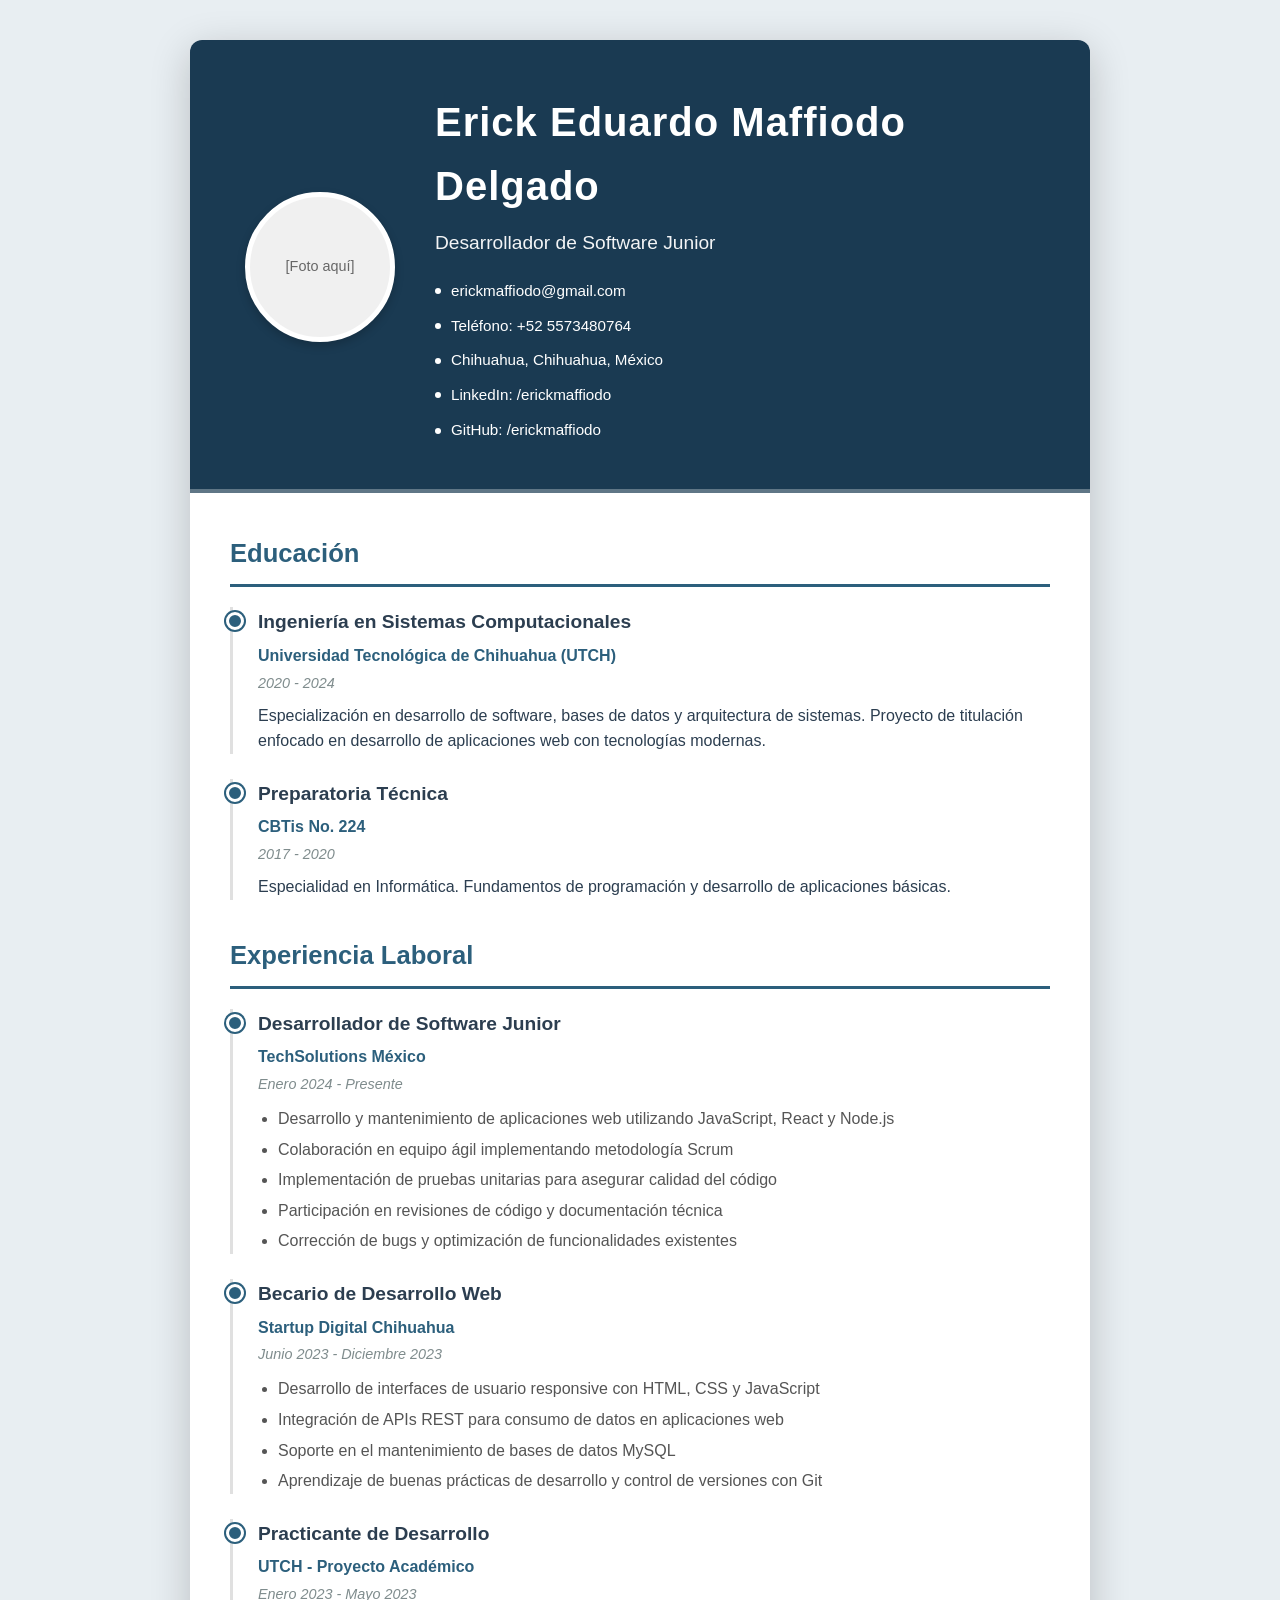
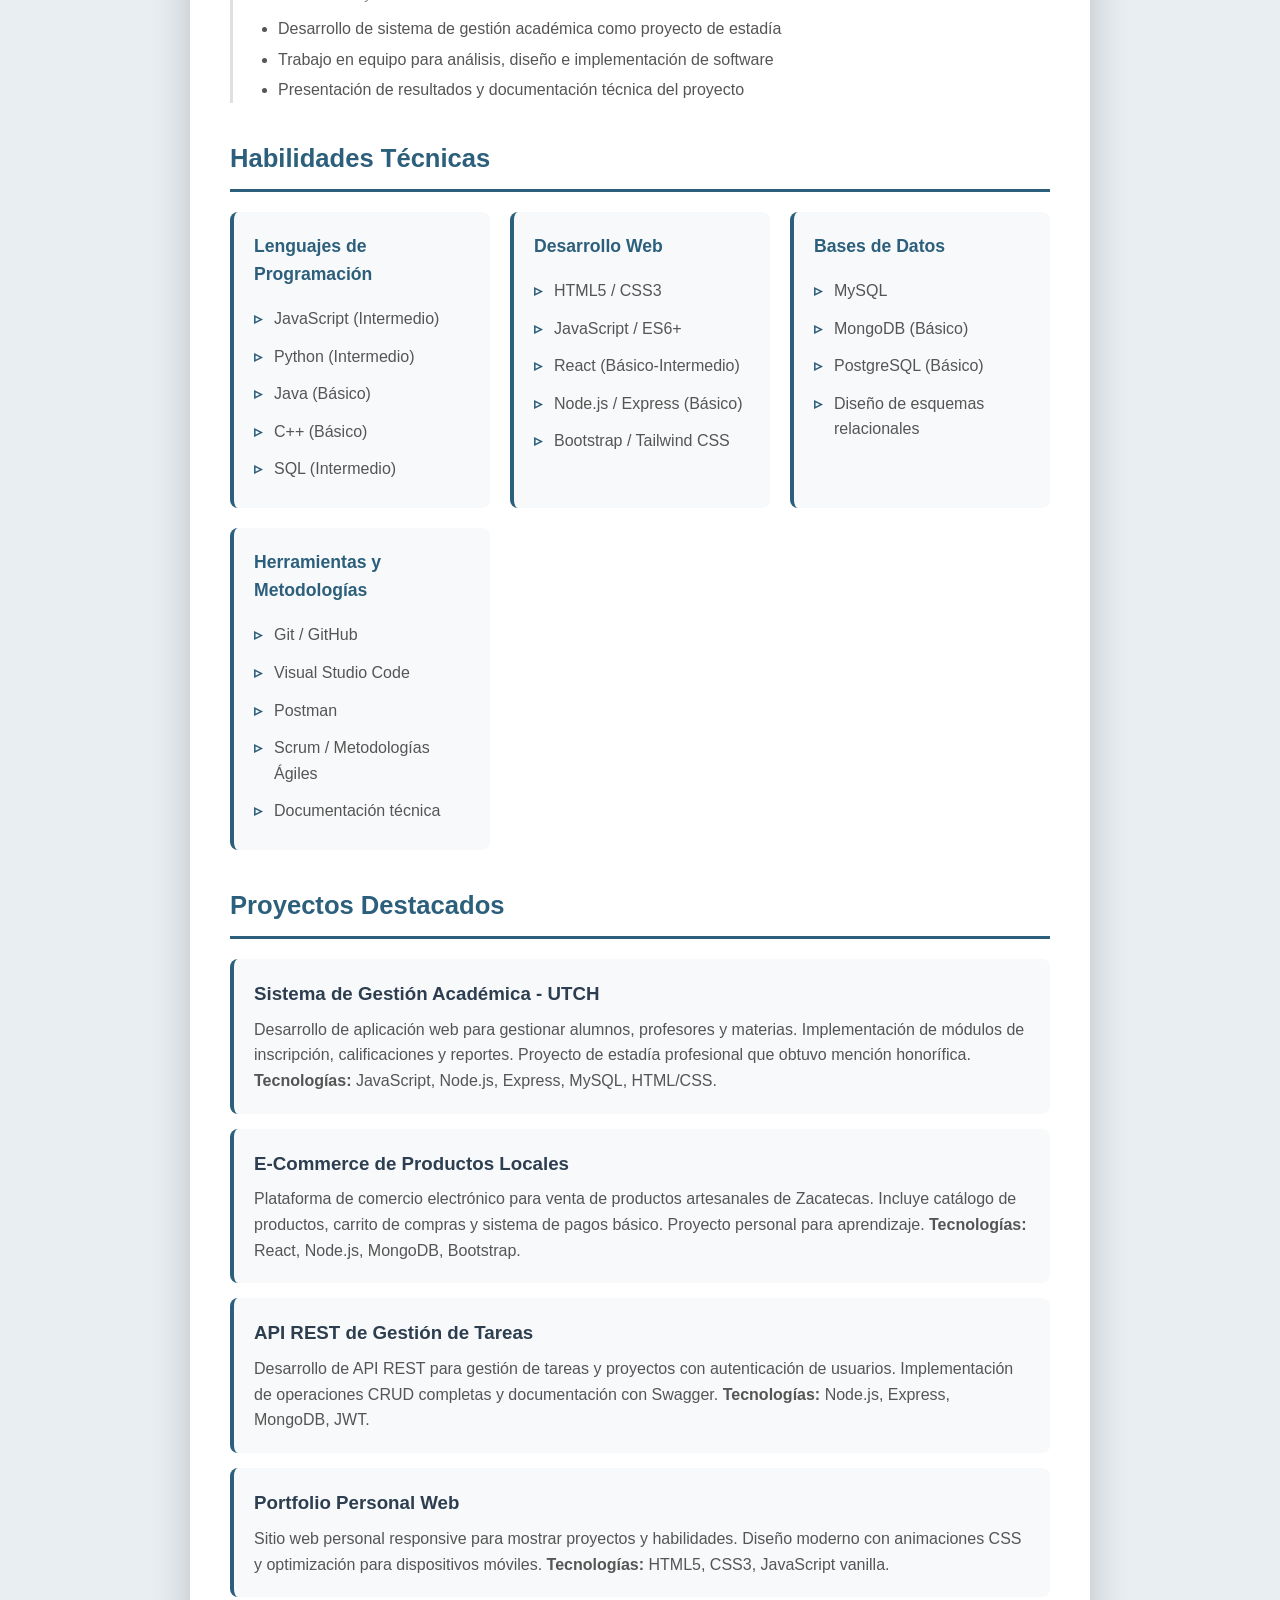
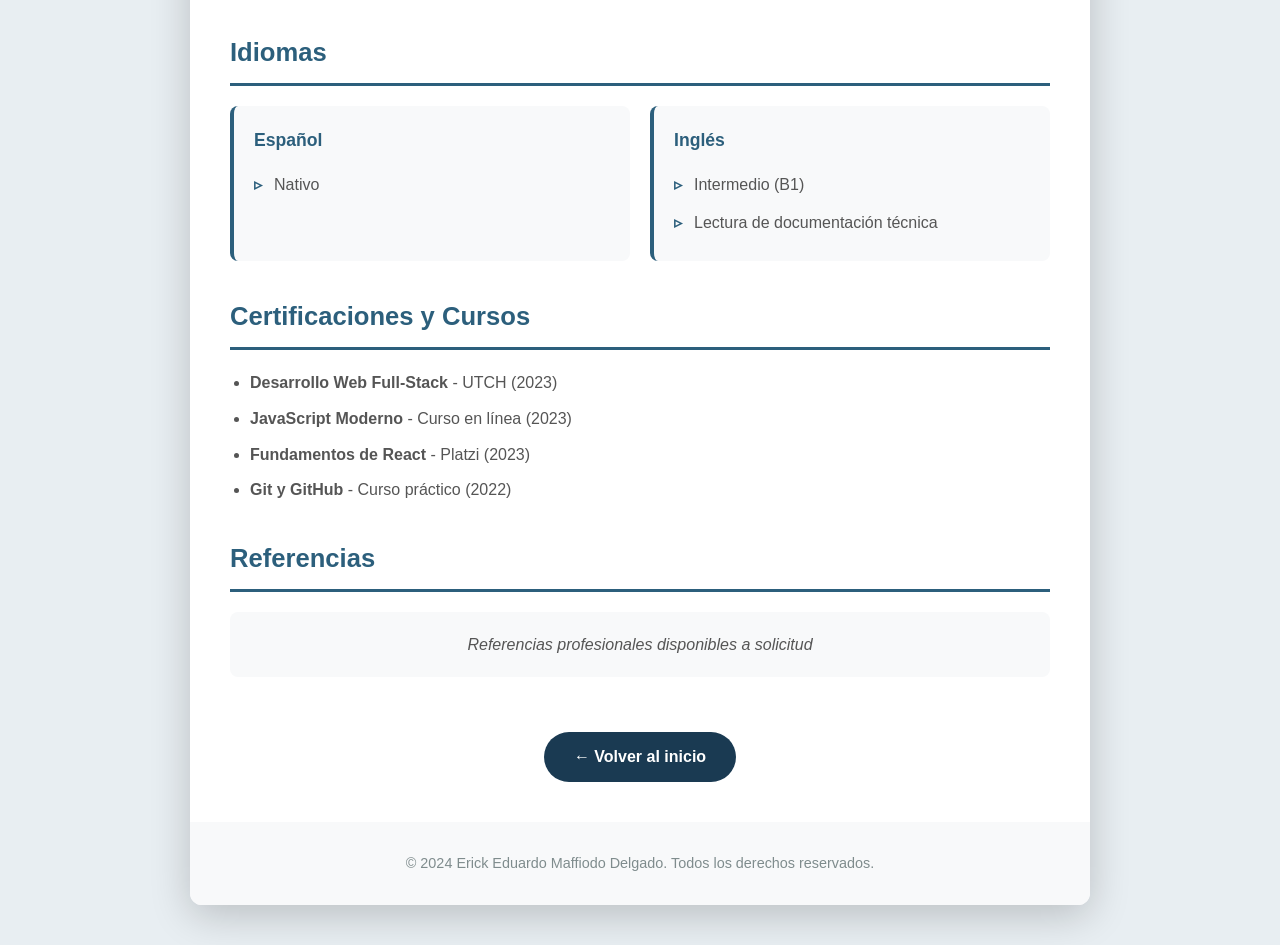
<file: index.html>
<!DOCTYPE html>
<html lang="es">
<head>
  <meta charset="UTF-8">
  <meta name="viewport" content="width=device-width, initial-scale=1.0">
  <title>Erick Eduardo Maffiodo Delgado - Currículum Vitae</title>

  <meta name="theme-color" content="#4CAF50">

  <link rel="icon" href="img/img512.jpg" type="image/jpeg">
  <link rel="apple-touch-icon" href="img/img512.jpg">
  <link rel="apple-touch-startup-image" href="img/img1024.jpg">

  <meta name="mobile-web-app-capable" content="yes">
  <meta name="apple-mobile-web-app-capable" content="yes">
  <meta name="apple-mobile-web-app-status-bar-style" content="black-translucent">

  <link rel="manifest" href="manifest.json">
  <link rel="stylesheet" href="style.css">

  <script defer src="main.js"></script>
</head>
<body>
    <div class="container">
        <header>
            <div class="header-photo">
                [Foto aquí]
            </div>
            <div class="header-content">
                <h1>Erick Eduardo Maffiodo Delgado</h1>
                <p class="subtitle">Desarrollador de Software Junior</p>
                <div class="contact-info">
                    <div class="contact-item">
                        <a href="mailto:erickmaffiodo@gmail.com">erickmaffiodo@gmail.com</a>
                    </div>
                    <div class="contact-item">
                        <span>Teléfono: +52 5573480764</span>
                    </div>
                    <div class="contact-item">
                        <span>Chihuahua, Chihuahua, México</span>
                    </div>
                    <div class="contact-item">
                        <a href="https://linkedin.com/in/erickmaffiodo" target="_blank">LinkedIn: /erickmaffiodo</a>
                    </div>
                    <div class="contact-item">
                        <a href="https://github.com/erickmaffiodo" target="_blank">GitHub: /erickmaffiodo</a>
                    </div>
                </div>
            </div>
        </header>

        <div class="content">
            <section>
                <h2 class="educacion">Educación</h2>
                <div class="timeline-item">
                    <h3>Ingeniería en Sistemas Computacionales</h3>
                    <div class="institution">Universidad Tecnológica de Chihuahua (UTCH)</div>
                    <div class="period">2020 - 2024</div>
                    <p>Especialización en desarrollo de software, bases de datos y arquitectura de sistemas. Proyecto de titulación enfocado en desarrollo de aplicaciones web con tecnologías modernas.</p>
                
                </div>
                <div class="timeline-item">
                    <h3>Preparatoria Técnica</h3>
                    <div class="institution">CBTis No. 224</div>
                    <div class="period">2017 - 2020</div>
                    <p>Especialidad en Informática. Fundamentos de programación y desarrollo de aplicaciones básicas.</p>
                </div>
            </section>

            <section>
                <h2 class="experiencia">Experiencia Laboral</h2>
                <div class="timeline-item">
                    <h3>Desarrollador de Software Junior</h3>
                    <div class="institution">TechSolutions México</div>
                    <div class="period">Enero 2024 - Presente</div>
                    <ul>
                        <li>Desarrollo y mantenimiento de aplicaciones web utilizando JavaScript, React y Node.js</li>
                        <li>Colaboración en equipo ágil implementando metodología Scrum</li>
                        <li>Implementación de pruebas unitarias para asegurar calidad del código</li>
                        <li>Participación en revisiones de código y documentación técnica</li>
                        <li>Corrección de bugs y optimización de funcionalidades existentes</li>
                    </ul>
                </div>
                <div class="timeline-item">
                    <h3>Becario de Desarrollo Web</h3>
                    <div class="institution">Startup Digital Chihuahua</div>
                    <div class="period">Junio 2023 - Diciembre 2023</div>
                    <ul>
                        <li>Desarrollo de interfaces de usuario responsive con HTML, CSS y JavaScript</li>
                        <li>Integración de APIs REST para consumo de datos en aplicaciones web</li>
                        <li>Soporte en el mantenimiento de bases de datos MySQL</li>
                        <li>Aprendizaje de buenas prácticas de desarrollo y control de versiones con Git</li>
                    </ul>
                </div>
                <div class="timeline-item">
                    <h3>Practicante de Desarrollo</h3>
                    <div class="institution">UTCH - Proyecto Académico</div>
                    <div class="period">Enero 2023 - Mayo 2023</div>
                    <ul>
                        <li>Desarrollo de sistema de gestión académica como proyecto de estadía</li>
                        <li>Trabajo en equipo para análisis, diseño e implementación de software</li>
                        <li>Presentación de resultados y documentación técnica del proyecto</li>
                    </ul>
                </div>
            </section>

            <section>
                <h2 class="habilidades">Habilidades Técnicas</h2>
                <div class="skills-grid">
                    <div class="skill-category">
                        <h3>Lenguajes de Programación</h3>
                        <ul>
                            <li>JavaScript (Intermedio)</li>
                            <li>Python (Intermedio)</li>
                            <li>Java (Básico)</li>
                            <li>C++ (Básico)</li>
                            <li>SQL (Intermedio)</li>
                        </ul>
                    </div>
                    <div class="skill-category">
                        <h3>Desarrollo Web</h3>
                        <ul>
                            <li>HTML5 / CSS3</li>
                            <li>JavaScript / ES6+</li>
                            <li>React (Básico-Intermedio)</li>
                            <li>Node.js / Express (Básico)</li>
                            <li>Bootstrap / Tailwind CSS</li>
                        </ul>
                    </div>
                    <div class="skill-category">
                        <h3>Bases de Datos</h3>
                        <ul>
                            <li>MySQL</li>
                            <li>MongoDB (Básico)</li>
                            <li>PostgreSQL (Básico)</li>
                            <li>Diseño de esquemas relacionales</li>
                        </ul>
                    </div>
                    <div class="skill-category">
                        <h3>Herramientas y Metodologías</h3>
                        <ul>
                            <li>Git / GitHub</li>
                            <li>Visual Studio Code</li>
                            <li>Postman</li>
                            <li>Scrum / Metodologías Ágiles</li>
                            <li>Documentación técnica</li>
                        </ul>
                    </div>
                </div>
            </section>

            <section>
                <h2 class="proyectos">Proyectos Destacados</h2>
                <div class="project-item">
                    <h3>Sistema de Gestión Académica - UTCH</h3>
                    <p>Desarrollo de aplicación web para gestionar alumnos, profesores y materias. Implementación de módulos de inscripción, calificaciones y reportes. Proyecto de estadía profesional que obtuvo mención honorífica. <strong>Tecnologías:</strong> JavaScript, Node.js, Express, MySQL, HTML/CSS.</p>
                </div>
                <div class="project-item">
                    <h3>E-Commerce de Productos Locales</h3>
                    <p>Plataforma de comercio electrónico para venta de productos artesanales de Zacatecas. Incluye catálogo de productos, carrito de compras y sistema de pagos básico. Proyecto personal para aprendizaje. <strong>Tecnologías:</strong> React, Node.js, MongoDB, Bootstrap.</p>
                </div>
                <div class="project-item">
                    <h3>API REST de Gestión de Tareas</h3>
                    <p>Desarrollo de API REST para gestión de tareas y proyectos con autenticación de usuarios. Implementación de operaciones CRUD completas y documentación con Swagger. <strong>Tecnologías:</strong> Node.js, Express, MongoDB, JWT.</p>
                </div>
                <div class="project-item">
                    <h3>Portfolio Personal Web</h3>
                    <p>Sitio web personal responsive para mostrar proyectos y habilidades. Diseño moderno con animaciones CSS y optimización para dispositivos móviles. <strong>Tecnologías:</strong> HTML5, CSS3, JavaScript vanilla.</p>
                </div>
            </section>

            <section>
                <h2 class="habilidades">Idiomas</h2>
                <div class="skills-grid">
                    <div class="skill-category">
                        <h3>Español</h3>
                        <ul>
                            <li>Nativo</li>
                        </ul>
                    </div>
                    <div class="skill-category">
                        <h3>Inglés</h3>
                        <ul>
                            <li>Intermedio (B1)</li>
                            <li>Lectura de documentación técnica</li>
                        </ul>
                    </div>
                </div>
            </section>

            <section>
                <h2 class="educacion">Certificaciones y Cursos</h2>
                <ul style="padding-left: 20px; color: #555;">
                    <li style="margin-bottom: 10px;"><strong>Desarrollo Web Full-Stack</strong> - UTCH (2023)</li>
                    <li style="margin-bottom: 10px;"><strong>JavaScript Moderno</strong> - Curso en línea (2023)</li>
                    <li style="margin-bottom: 10px;"><strong>Fundamentos de React</strong> - Platzi (2023)</li>
                    <li style="margin-bottom: 10px;"><strong>Git y GitHub</strong> - Curso práctico (2022)</li>
                </ul>
            </section>

            <section>
                <h2 class="referencias">Referencias</h2>
                <div class="referencias-text">
                    <p>Referencias profesionales disponibles a solicitud</p>
                </div>
            </section>

            <div style="text-align: center;">
                <a href="index.html" class="back-button">← Volver al inicio</a>
            </div>
        </div>

        <footer>
            <p>&copy; 2024 Erick Eduardo Maffiodo Delgado. Todos los derechos reservados.</p>
        </footer>
    </div>
</body>
</html>
</file>
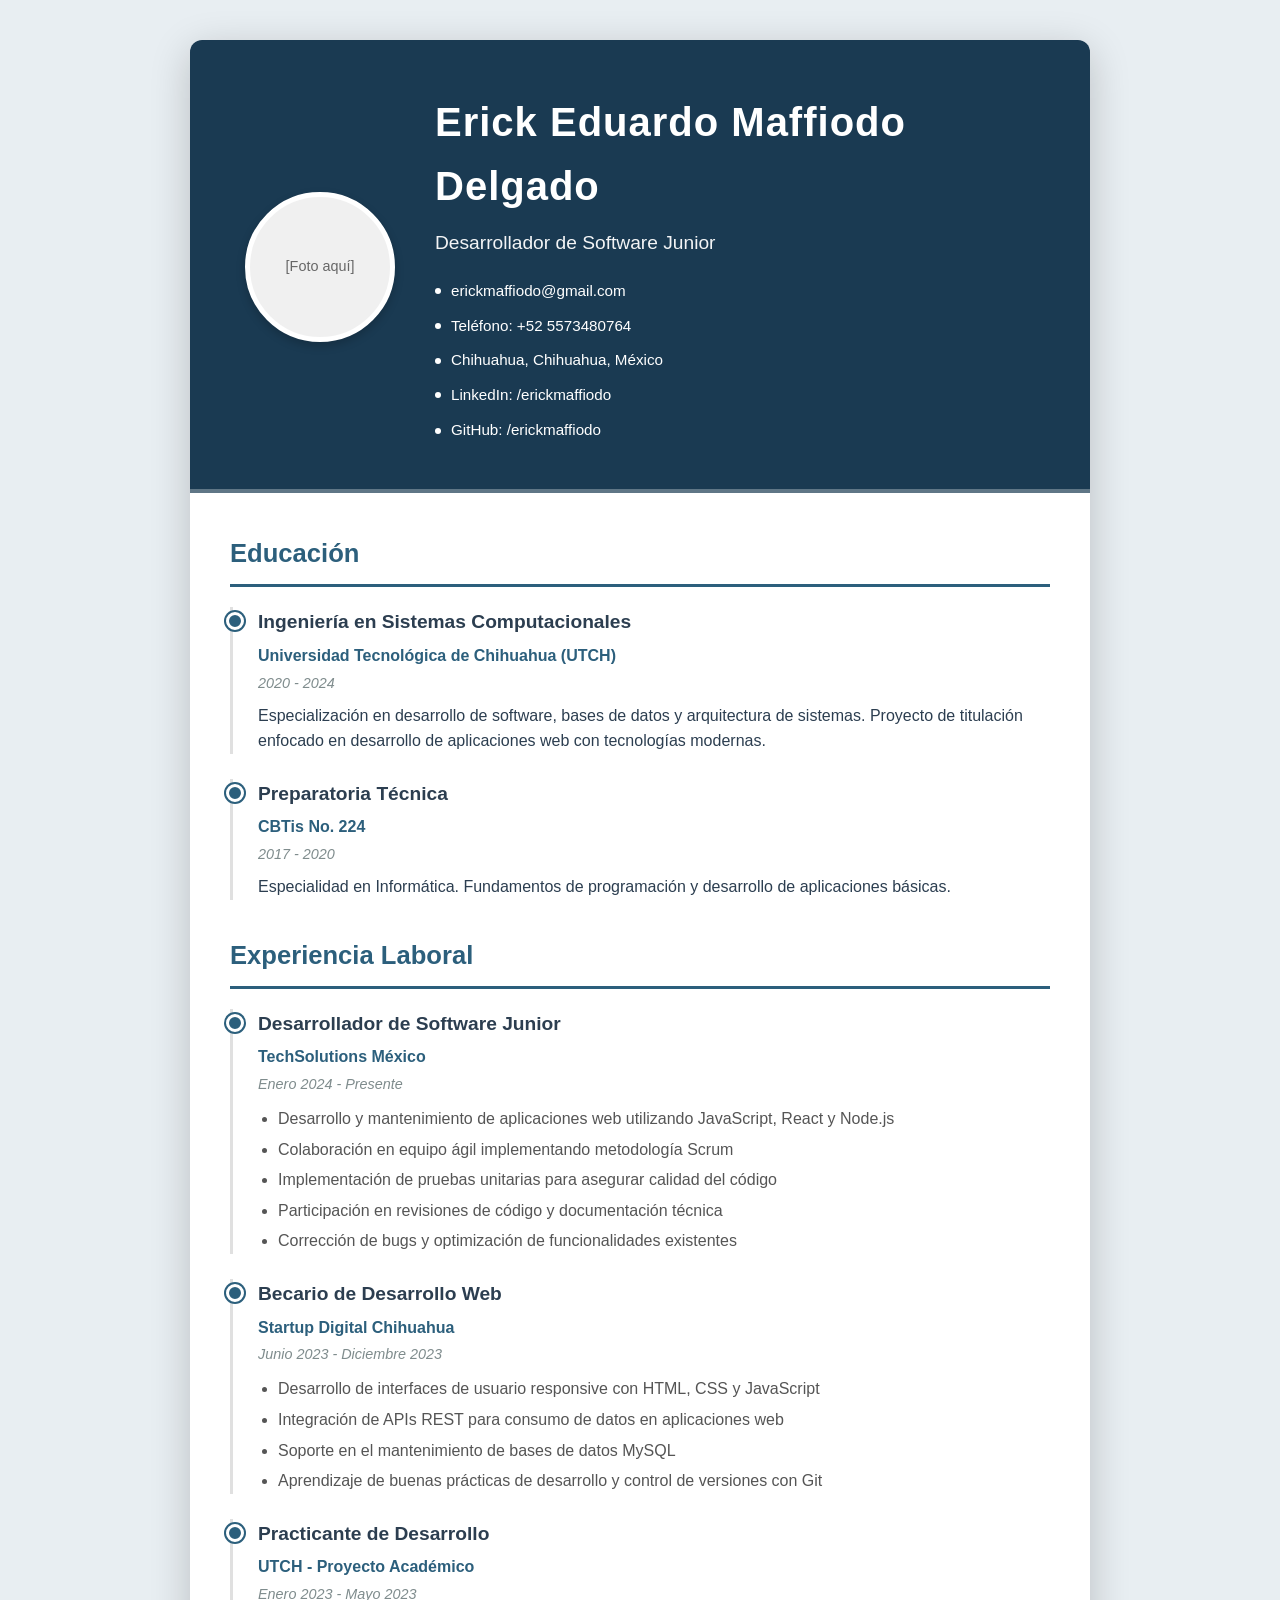
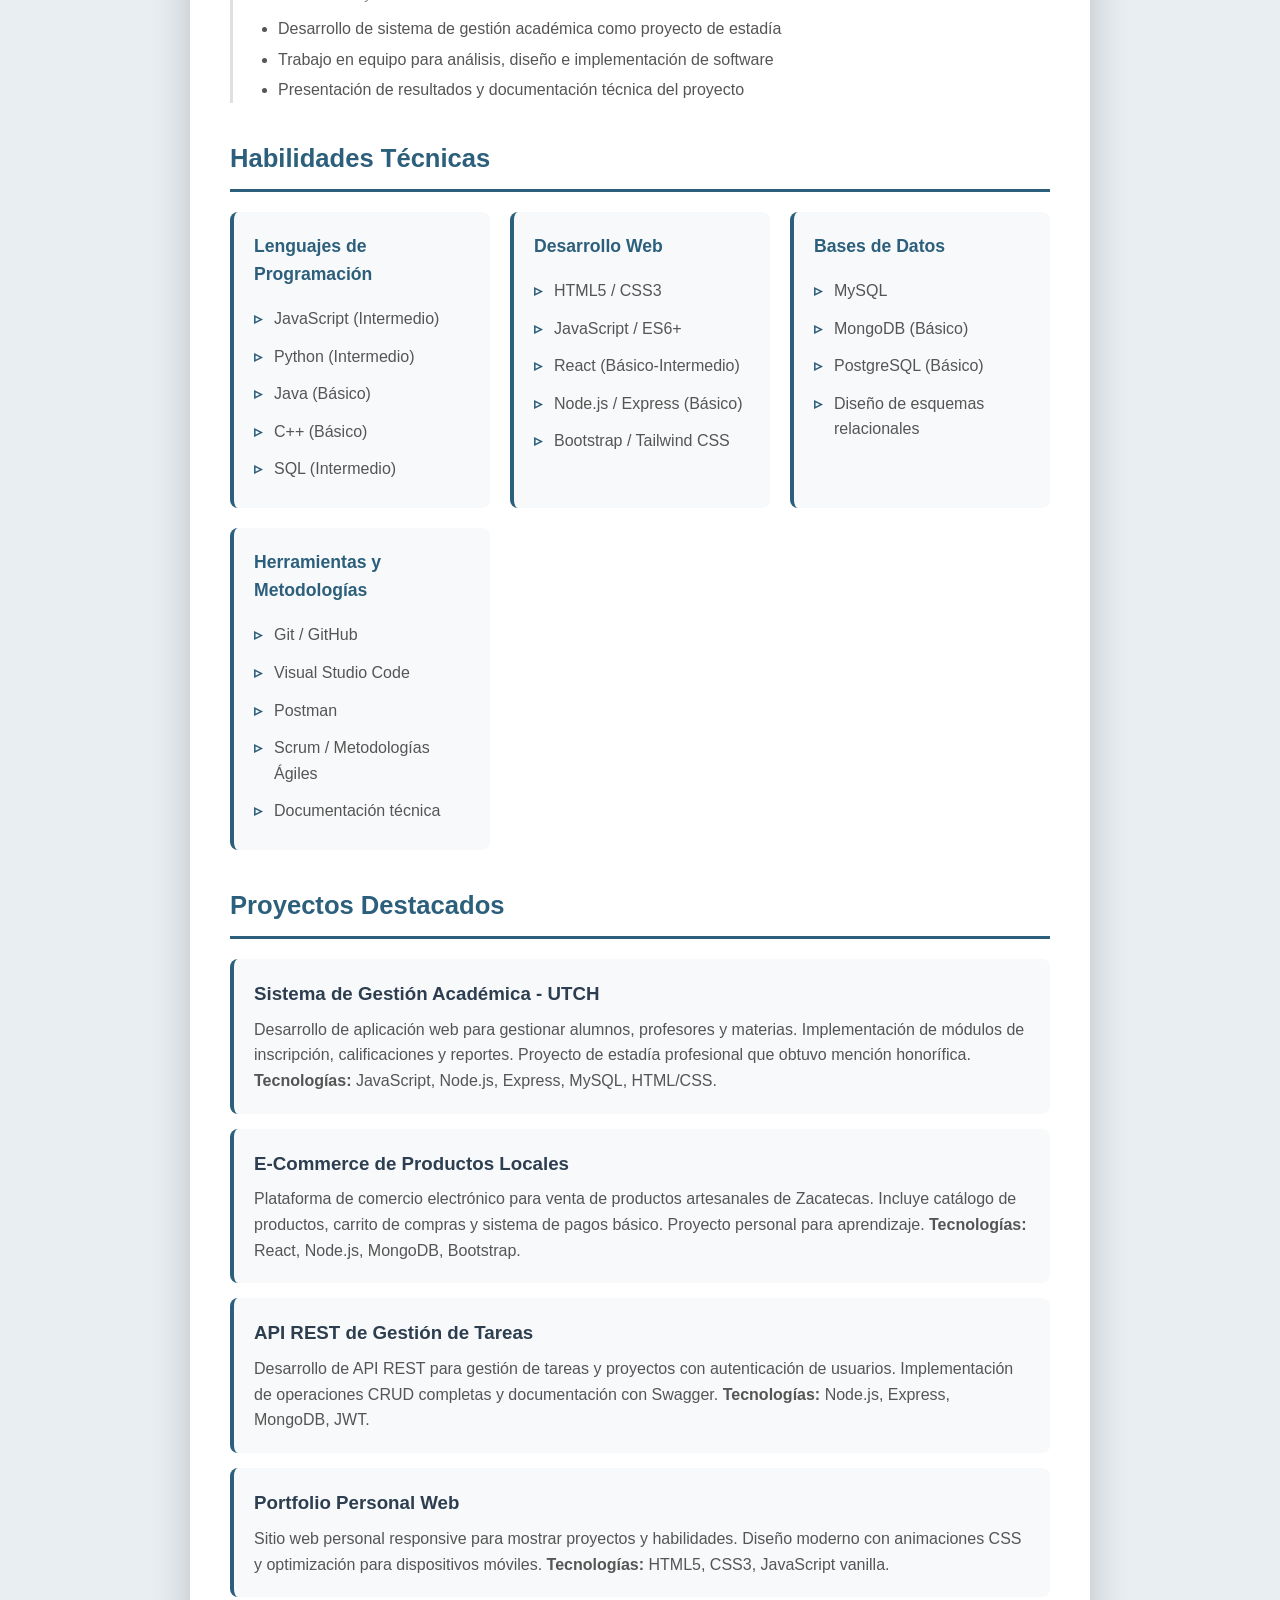
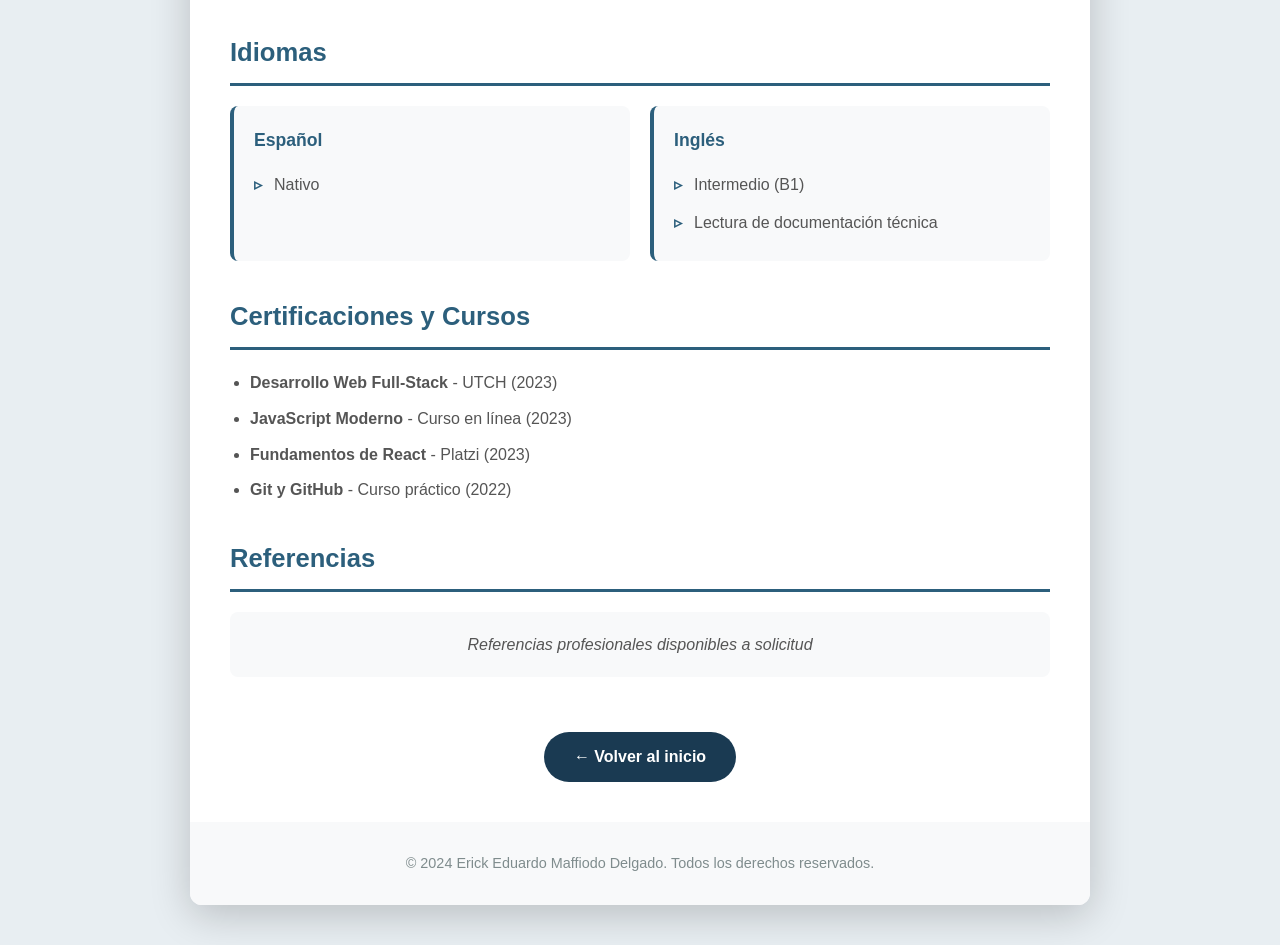
<file: cv.html>
<!DOCTYPE html>
<html lang="es">
<head>
    <meta charset="UTF-8">
    <meta name="viewport" content="width=device-width, initial-scale=1.0">
    <title>Erick Eduardo Maffiodo Delgado - Currículum Vitae</title>

    <link rel="icon" type="image/x-icon" href="img/img.png"/>

    <meta name="theme-color" content="#4CAF50"/>

    <meta name="MobileOptimized" content="width">
    <meta name="HandheldFriendly" content="true"/>

    <meta name"apple-mobile-web-app-status-bar-style" content="black-translucent"/>
    <meta name="apple-mobile-web-app-capable" content="yes"/>
    <link rel="apple-touch-icon" href="img/img.png"/>
    <link rel="apple-touch-startup-image" href="img/img.png"/>

    <link rel="manifest" href="manifest.json"/>

    <link rel="stylesheet" href="style.css"/>

    <script src="main.js"></script>




</head>
<body>
    <div class="container">
        <header>
            <div class="header-photo">
                [Foto aquí]
            </div>
            <div class="header-content">
                <h1>Erick Eduardo Maffiodo Delgado</h1>
                <p class="subtitle">Desarrollador de Software Junior</p>
                <div class="contact-info">
                    <div class="contact-item">
                        <a href="mailto:erickmaffiodo@gmail.com">erickmaffiodo@gmail.com</a>
                    </div>
                    <div class="contact-item">
                        <span>Teléfono: +52 5573480764</span>
                    </div>
                    <div class="contact-item">
                        <span>Chihuahua, Chihuahua, México</span>
                    </div>
                    <div class="contact-item">
                        <a href="https://linkedin.com/in/erickmaffiodo" target="_blank">LinkedIn: /erickmaffiodo</a>
                    </div>
                    <div class="contact-item">
                        <a href="https://github.com/erickmaffiodo" target="_blank">GitHub: /erickmaffiodo</a>
                    </div>
                </div>
            </div>
        </header>

        <div class="content">
            <section>
                <h2 class="educacion">Educación</h2>
                <div class="timeline-item">
                    <h3>Ingeniería en Sistemas Computacionales</h3>
                    <div class="institution">Universidad Tecnológica de Chihuahua (UTCH)</div>
                    <div class="period">2020 - 2024</div>
                    <p>Especialización en desarrollo de software, bases de datos y arquitectura de sistemas. Proyecto de titulación enfocado en desarrollo de aplicaciones web con tecnologías modernas.</p>
                
                </div>
                <div class="timeline-item">
                    <h3>Preparatoria Técnica</h3>
                    <div class="institution">CBTis No. 224</div>
                    <div class="period">2017 - 2020</div>
                    <p>Especialidad en Informática. Fundamentos de programación y desarrollo de aplicaciones básicas.</p>
                </div>
            </section>

            <section>
                <h2 class="experiencia">Experiencia Laboral</h2>
                <div class="timeline-item">
                    <h3>Desarrollador de Software Junior</h3>
                    <div class="institution">TechSolutions México</div>
                    <div class="period">Enero 2024 - Presente</div>
                    <ul>
                        <li>Desarrollo y mantenimiento de aplicaciones web utilizando JavaScript, React y Node.js</li>
                        <li>Colaboración en equipo ágil implementando metodología Scrum</li>
                        <li>Implementación de pruebas unitarias para asegurar calidad del código</li>
                        <li>Participación en revisiones de código y documentación técnica</li>
                        <li>Corrección de bugs y optimización de funcionalidades existentes</li>
                    </ul>
                </div>
                <div class="timeline-item">
                    <h3>Becario de Desarrollo Web</h3>
                    <div class="institution">Startup Digital Chihuahua</div>
                    <div class="period">Junio 2023 - Diciembre 2023</div>
                    <ul>
                        <li>Desarrollo de interfaces de usuario responsive con HTML, CSS y JavaScript</li>
                        <li>Integración de APIs REST para consumo de datos en aplicaciones web</li>
                        <li>Soporte en el mantenimiento de bases de datos MySQL</li>
                        <li>Aprendizaje de buenas prácticas de desarrollo y control de versiones con Git</li>
                    </ul>
                </div>
                <div class="timeline-item">
                    <h3>Practicante de Desarrollo</h3>
                    <div class="institution">UTCH - Proyecto Académico</div>
                    <div class="period">Enero 2023 - Mayo 2023</div>
                    <ul>
                        <li>Desarrollo de sistema de gestión académica como proyecto de estadía</li>
                        <li>Trabajo en equipo para análisis, diseño e implementación de software</li>
                        <li>Presentación de resultados y documentación técnica del proyecto</li>
                    </ul>
                </div>
            </section>

            <section>
                <h2 class="habilidades">Habilidades Técnicas</h2>
                <div class="skills-grid">
                    <div class="skill-category">
                        <h3>Lenguajes de Programación</h3>
                        <ul>
                            <li>JavaScript (Intermedio)</li>
                            <li>Python (Intermedio)</li>
                            <li>Java (Básico)</li>
                            <li>C++ (Básico)</li>
                            <li>SQL (Intermedio)</li>
                        </ul>
                    </div>
                    <div class="skill-category">
                        <h3>Desarrollo Web</h3>
                        <ul>
                            <li>HTML5 / CSS3</li>
                            <li>JavaScript / ES6+</li>
                            <li>React (Básico-Intermedio)</li>
                            <li>Node.js / Express (Básico)</li>
                            <li>Bootstrap / Tailwind CSS</li>
                        </ul>
                    </div>
                    <div class="skill-category">
                        <h3>Bases de Datos</h3>
                        <ul>
                            <li>MySQL</li>
                            <li>MongoDB (Básico)</li>
                            <li>PostgreSQL (Básico)</li>
                            <li>Diseño de esquemas relacionales</li>
                        </ul>
                    </div>
                    <div class="skill-category">
                        <h3>Herramientas y Metodologías</h3>
                        <ul>
                            <li>Git / GitHub</li>
                            <li>Visual Studio Code</li>
                            <li>Postman</li>
                            <li>Scrum / Metodologías Ágiles</li>
                            <li>Documentación técnica</li>
                        </ul>
                    </div>
                </div>
            </section>

            <section>
                <h2 class="proyectos">Proyectos Destacados</h2>
                <div class="project-item">
                    <h3>Sistema de Gestión Académica - UTCH</h3>
                    <p>Desarrollo de aplicación web para gestionar alumnos, profesores y materias. Implementación de módulos de inscripción, calificaciones y reportes. Proyecto de estadía profesional que obtuvo mención honorífica. <strong>Tecnologías:</strong> JavaScript, Node.js, Express, MySQL, HTML/CSS.</p>
                </div>
                <div class="project-item">
                    <h3>E-Commerce de Productos Locales</h3>
                    <p>Plataforma de comercio electrónico para venta de productos artesanales de Zacatecas. Incluye catálogo de productos, carrito de compras y sistema de pagos básico. Proyecto personal para aprendizaje. <strong>Tecnologías:</strong> React, Node.js, MongoDB, Bootstrap.</p>
                </div>
                <div class="project-item">
                    <h3>API REST de Gestión de Tareas</h3>
                    <p>Desarrollo de API REST para gestión de tareas y proyectos con autenticación de usuarios. Implementación de operaciones CRUD completas y documentación con Swagger. <strong>Tecnologías:</strong> Node.js, Express, MongoDB, JWT.</p>
                </div>
                <div class="project-item">
                    <h3>Portfolio Personal Web</h3>
                    <p>Sitio web personal responsive para mostrar proyectos y habilidades. Diseño moderno con animaciones CSS y optimización para dispositivos móviles. <strong>Tecnologías:</strong> HTML5, CSS3, JavaScript vanilla.</p>
                </div>
            </section>

            <section>
                <h2 class="habilidades">Idiomas</h2>
                <div class="skills-grid">
                    <div class="skill-category">
                        <h3>Español</h3>
                        <ul>
                            <li>Nativo</li>
                        </ul>
                    </div>
                    <div class="skill-category">
                        <h3>Inglés</h3>
                        <ul>
                            <li>Intermedio (B1)</li>
                            <li>Lectura de documentación técnica</li>
                        </ul>
                    </div>
                </div>
            </section>

            <section>
                <h2 class="educacion">Certificaciones y Cursos</h2>
                <ul style="padding-left: 20px; color: #555;">
                    <li style="margin-bottom: 10px;"><strong>Desarrollo Web Full-Stack</strong> - UTCH (2023)</li>
                    <li style="margin-bottom: 10px;"><strong>JavaScript Moderno</strong> - Curso en línea (2023)</li>
                    <li style="margin-bottom: 10px;"><strong>Fundamentos de React</strong> - Platzi (2023)</li>
                    <li style="margin-bottom: 10px;"><strong>Git y GitHub</strong> - Curso práctico (2022)</li>
                </ul>
            </section>

            <section>
                <h2 class="referencias">Referencias</h2>
                <div class="referencias-text">
                    <p>Referencias profesionales disponibles a solicitud</p>
                </div>
            </section>

            <div style="text-align: center;">
                <a href="index.html" class="back-button">← Volver al inicio</a>
            </div>
        </div>

        <footer>
            <p>&copy; 2024 Erick Eduardo Maffiodo Delgado. Todos los derechos reservados.</p>
        </footer>
    </div>
</body>
</html>
</file>
<file: style.css>
* {
            margin: 0;
            padding: 0;
            box-sizing: border-box;
        }

        body {
            font-family: 'Segoe UI', Tahoma, Geneva, Verdana, sans-serif;
            line-height: 1.6;
            color: #2c3e50;
            background: #e8eef2;
            padding: 40px 20px;
        }

        .container {
            max-width: 900px;
            margin: 0 auto;
            background: white;
            box-shadow: 0 10px 40px rgba(0, 0, 0, 0.2);
            border-radius: 12px;
            overflow: hidden;
        }

        /* Header Section */
        header {
            background: #1a3a52;
            color: white;
            padding: 50px 40px;
            position: relative;
            display: flex;
            align-items: center;
            justify-content: center;
            gap: 40px;
        }

        .header-photo {
            width: 150px;
            height: 150px;
            border-radius: 50%;
            border: 5px solid white;
            background: #f0f0f0;
            display: flex;
            align-items: center;
            justify-content: center;
            font-size: 0.9em;
            color: #666;
            text-align: center;
            padding: 20px;
            box-shadow: 0 4px 10px rgba(0, 0, 0, 0.2);
        }

        .header-content {
            flex: 1;
            max-width: 600px;
        }

        header::after {
            content: '';
            position: absolute;
            bottom: 0;
            left: 0;
            right: 0;
            height: 4px;
            background: rgba(255, 255, 255, 0.3);
        }

        h1 {
            font-size: 2.5em;
            font-weight: 700;
            margin-bottom: 10px;
            letter-spacing: 1px;
            text-align: left;
        }

        .subtitle {
            font-size: 1.2em;
            opacity: 0.95;
            font-weight: 300;
            text-align: left;
        }

        .contact-info {
            margin-top: 20px;
            display: flex;
            flex-direction: column;
            gap: 10px;
            align-items: flex-start;
        }

        .contact-item {
            display: flex;
            align-items: center;
            gap: 10px;
            font-size: 0.95em;
        }

        .contact-item::before {
            content: '';
            width: 6px;
            height: 6px;
            background: white;
            border-radius: 50%;
        }

        .contact-item a {
            color: white;
            text-decoration: none;
            border-bottom: 1px solid transparent;
            transition: border-color 0.3s;
        }

        .contact-item a:hover {
            border-bottom-color: white;
        }

        /* Main Content */
        .content {
            padding: 40px;
        }

        section {
            margin-bottom: 35px;
        }

        h2 {
            font-size: 1.6em;
            color: #2c5f7c;
            margin-bottom: 20px;
            padding-bottom: 10px;
            border-bottom: 3px solid #2c5f7c;
            display: flex;
            align-items: center;
            gap: 10px;
        }

        /* Iconos para las secciones */

        /* Educación y Experiencia */
        .timeline-item {
            padding-left: 25px;
            border-left: 3px solid #e0e0e0;
            margin-bottom: 25px;
            position: relative;
        }

        .timeline-item::before {
            content: '';
            position: absolute;
            left: -7px;
            top: 5px;
            width: 12px;
            height: 12px;
            border-radius: 50%;
            background: #2c5f7c;
            border: 3px solid white;
            box-shadow: 0 0 0 2px #2c5f7c;
        }

        .timeline-item h3 {
            color: #2c3e50;
            font-size: 1.2em;
            margin-bottom: 5px;
        }

        .timeline-item .institution {
            color: #2c5f7c;
            font-weight: 600;
            margin-bottom: 3px;
        }

        .timeline-item .period {
            color: #7f8c8d;
            font-size: 0.9em;
            font-style: italic;
            margin-bottom: 8px;
        }

        .timeline-item ul {
            margin-top: 10px;
            padding-left: 20px;
        }

        .timeline-item li {
            margin-bottom: 5px;
            color: #555;
        }

        /* Habilidades */
        .skills-grid {
            display: grid;
            grid-template-columns: repeat(auto-fit, minmax(250px, 1fr));
            gap: 20px;
        }

        .skill-category {
            background: #f8f9fa;
            padding: 20px;
            border-radius: 8px;
            border-left: 4px solid #2c5f7c;
        }

        .skill-category h3 {
            color: #2c5f7c;
            font-size: 1.1em;
            margin-bottom: 12px;
        }

        .skill-category ul {
            list-style: none;
        }

        .skill-category li {
            padding: 6px 0;
            color: #555;
            position: relative;
            padding-left: 20px;
        }

        .skill-category li::before {
            content: '▹';
            position: absolute;
            left: 0;
            color: #2c5f7c;
            font-weight: bold;
        }

        /* Proyectos */
        .project-item {
            background: #f8f9fa;
            padding: 20px;
            border-radius: 8px;
            margin-bottom: 15px;
            border-left: 4px solid #2c5f7c;
            transition: transform 0.3s, box-shadow 0.3s;
        }

        .project-item:hover {
            transform: translateX(5px);
            box-shadow: 0 4px 12px rgba(0, 0, 0, 0.1);
        }

        .project-item h3 {
            color: #2c3e50;
            margin-bottom: 8px;
        }

        .project-item p {
            color: #555;
            line-height: 1.6;
        }

        /* Referencias */
        .referencias-text {
            background: #f8f9fa;
            padding: 20px;
            border-radius: 8px;
            text-align: center;
            color: #555;
            font-style: italic;
        }

        /* Botón de navegación */
        .back-button {
            display: inline-block;
            background: #1a3a52;
            color: white;
            padding: 12px 30px;
            border-radius: 25px;
            text-decoration: none;
            transition: all 0.3s;
            font-weight: 600;
            margin-top: 20px;
        }

        .back-button:hover {
            background: #2c5f7c;
            transform: translateY(-2px);
            box-shadow: 0 4px 12px rgba(26, 58, 82, 0.3);
        }

        /* Footer */
        footer {
            text-align: center;
            padding: 30px;
            background: #f8f9fa;
            color: #7f8c8d;
            font-size: 0.9em;
        }

        /* Responsive */
        @media (max-width: 768px) {
            h1 {
                font-size: 2em;
            }

            .content {
                padding: 25px;
            }

            header {
                flex-direction: column;
                text-align: center;
            }

            .header-content {
                max-width: 100%;
            }

            h1, .subtitle {
                text-align: center;
            }

            .contact-info {
                align-items: center;
            }

            .skills-grid {
                grid-template-columns: 1fr;
            }
        }

        @media print {
            body {
                background: white;
                padding: 0;
            }

            .container {
                box-shadow: none;
            }

            .back-button {
                display: none;
            }
        }
</file>
